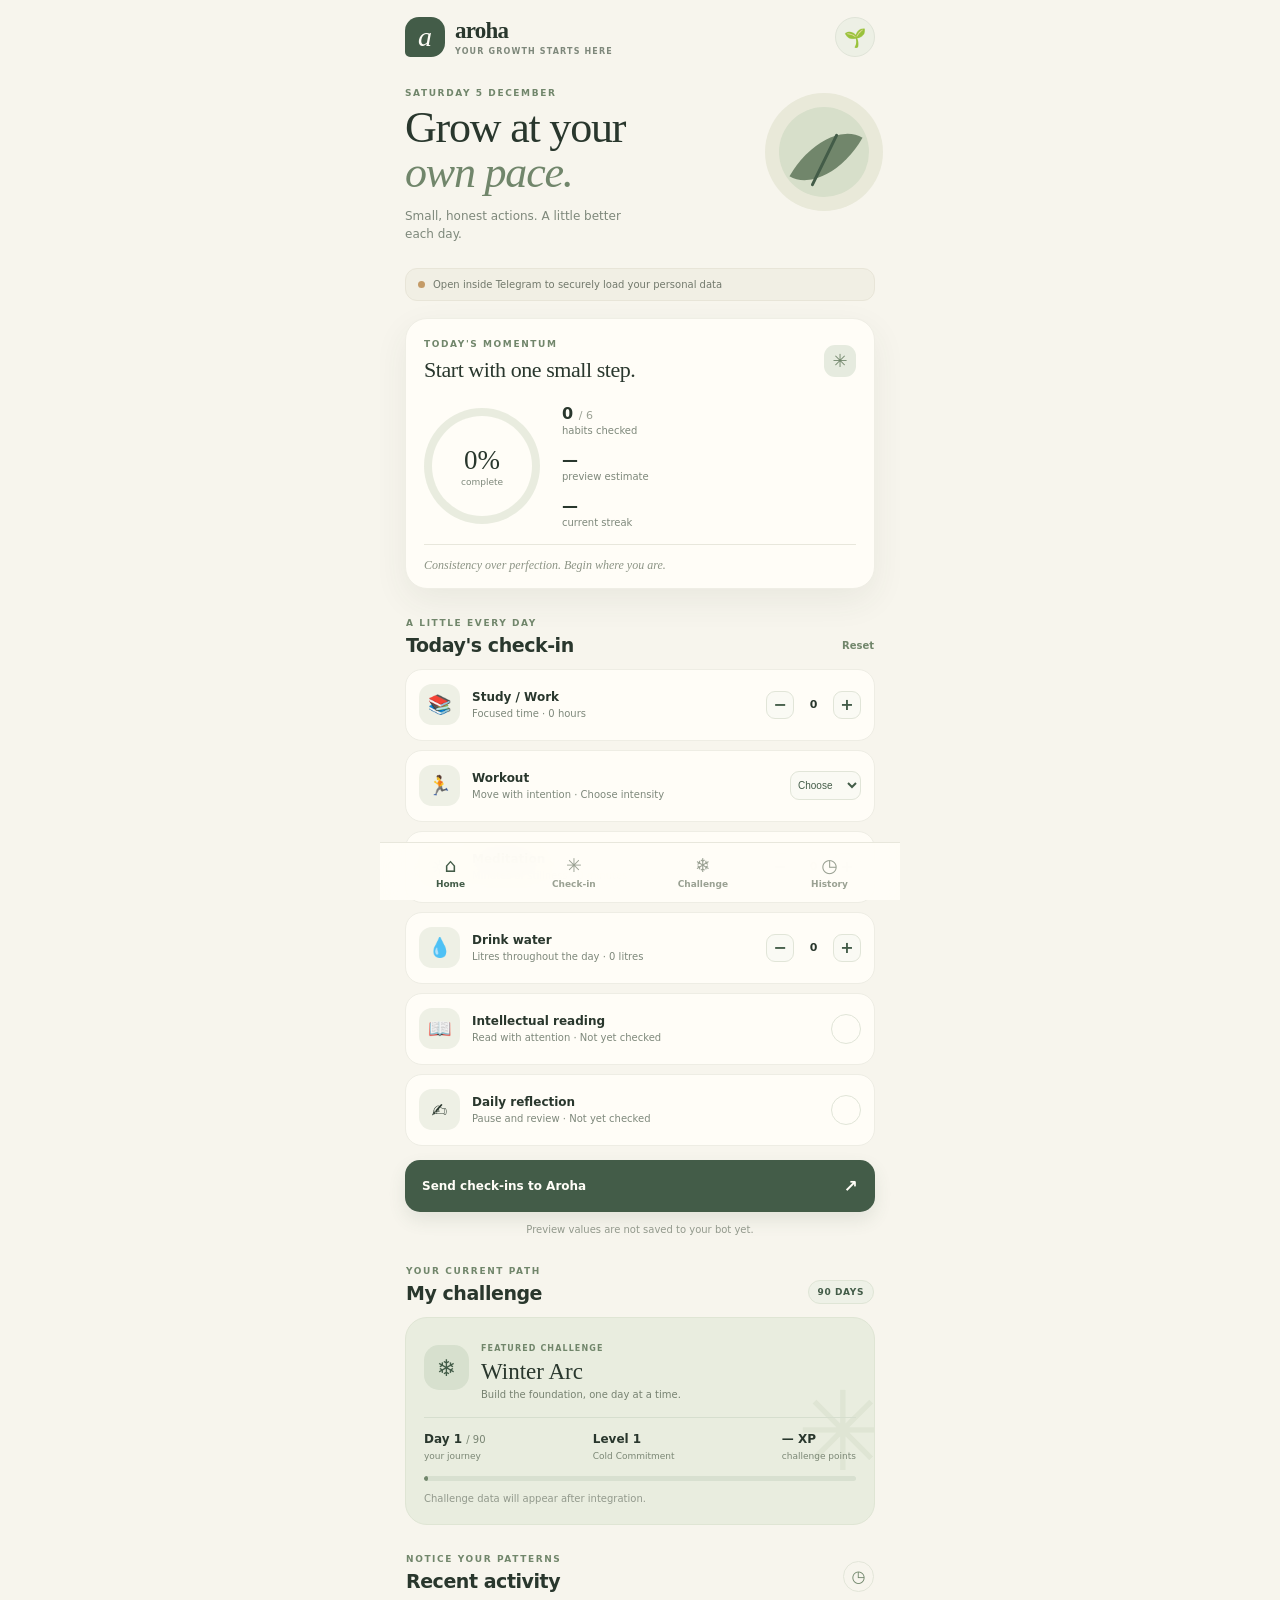
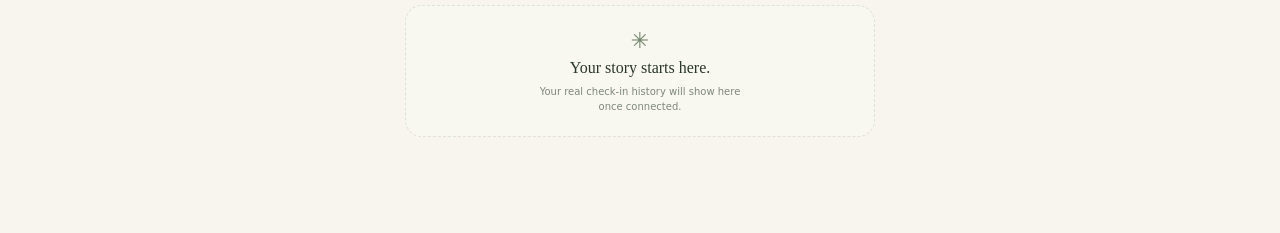
<file: index.html>
<!doctype html>
<html lang="en"><head><meta charset="utf-8"><meta name="viewport" content="width=device-width,initial-scale=1,viewport-fit=cover"><meta name="theme-color" content="#f7f5ed"><title>Aroha — Your growth starts here</title><link rel="manifest" href="manifest.webmanifest"><link rel="stylesheet" href="styles.css"><script src="https://telegram.org/js/telegram-web-app.js"></script></head>
<body><div class="shell">
<header class="topbar"><a class="brand" href="#top"><span class="mark">a</span><span><b>aroha</b><small>YOUR GROWTH STARTS HERE</small></span></a><button class="avatar" id="profile">🌱</button></header>
<main id="top"><section class="welcome"><div><p class="eyebrow" id="dateLabel">YOUR DAILY PRACTICE</p><h1>Grow at your<br><em>own pace.</em></h1><p class="sub">Small, honest actions. A little better each day.</p></div><div class="sun" aria-hidden="true"><i></i></div></section>
<div class="connection" id="connection"><span class="dot"></span><span id="connectionText">Preview mode · Real bot data not connected</span></div>
<section class="progress card"><div class="heading"><div><p class="eyebrow">TODAY'S MOMENTUM</p><h2 id="momentum">Start with one small step.</h2></div><span class="spark">✳</span></div><div class="progress-row"><div class="ring" id="ring"><div><strong id="percent">0%</strong><small>complete</small></div></div><div class="stats"><div><b id="doneCount">0 <small>/ 6</small></b><span>habits checked</span></div><div><b id="xp">0 XP</b><span>preview estimate</span></div><div><b id="streak">—</b><span>current streak</span></div></div></div><p class="gentle">Consistency over perfection. Begin where you are.</p></section>
<section class="section" id="checkin"><div class="section-head"><div><p class="eyebrow">A LITTLE EVERY DAY</p><h2>Today's check-in</h2></div><button class="quiet" id="reset">Reset</button></div><div class="tasks" id="tasks"></div><button class="primary" id="save">Send check-ins to Aroha <span>↗</span></button><p class="fine" id="saveStatus">Preview values are not saved to your bot yet.</p></section>
<section class="section" id="challenge"><div class="section-head"><div><p class="eyebrow">YOUR CURRENT PATH</p><h2>My challenge</h2></div><span class="pill">90 DAYS</span></div><article class="challenge card"><div class="challenge-title"><span class="ice">❄</span><div><small>FEATURED CHALLENGE</small><h3 id="challengeName">Winter Arc</h3><p>Build the foundation, one day at a time.</p></div></div><div class="rule"></div><div class="metrics"><div><b id="day">Day 1 <small>/ 90</small></b><span>your journey</span></div><div><b id="level">Level 1</b><span>Cold Commitment</span></div><div><b id="points">— XP</b><span>challenge points</span></div></div><div class="bar"><span id="bar"></span></div><p class="fine left" id="challengeDates">Challenge data will appear after integration.</p></article></section>
<section class="section" id="history"><div class="section-head"><div><p class="eyebrow">NOTICE YOUR PATTERNS</p><h2>Recent activity</h2></div><span class="history-mark">◷</span></div><div id="historyList" class="history-list"><div class="empty"><span>✳</span><b>Your story starts here.</b><p>Your real check-in history will show here once connected.</p></div></div></section>
</main><nav class="nav"><button class="active" data-go="top"><span>⌂</span><small>Home</small></button><button data-go="checkin"><span>✳</span><small>Check-in</small></button><button data-go="challenge"><span>❄</span><small>Challenge</small></button><button data-go="history"><span>◷</span><small>History</small></button></nav></div><div class="toast" id="toast"></div><script src="api-config.js"></script><script src="app.js"></script></body></html>
</file>
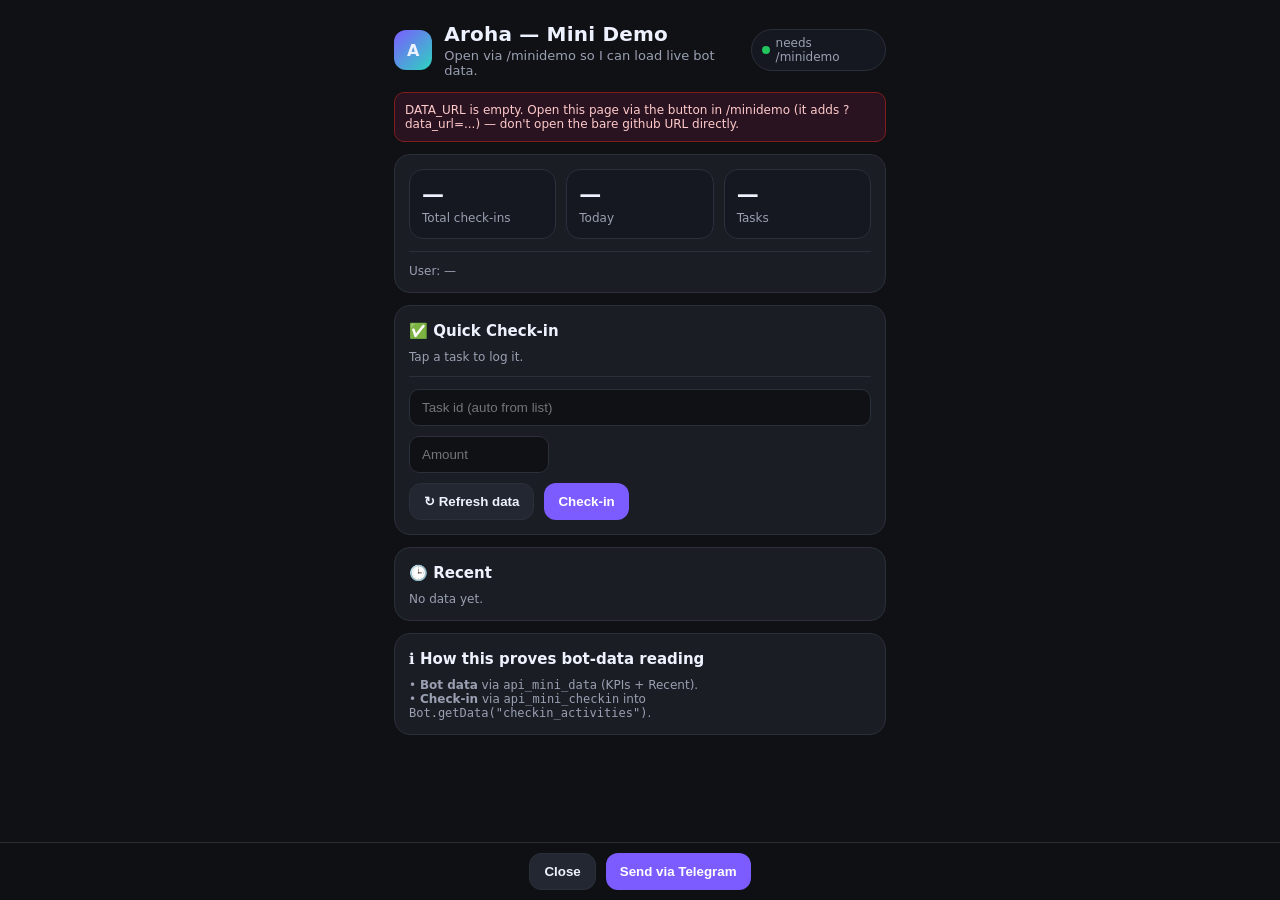
<file: mini-demo (1).html>
<!DOCTYPE html>
<html lang="en">
<head>
<meta charset="utf-8"/>
<meta name="viewport" content="width=device-width, initial-scale=1, viewport-fit=cover"/>
<meta name="color-scheme" content="light dark"/>
<title>Aroha — Mini Demo</title>
<script src="https://telegram.org/js/telegram-web-app.js"></script>
<style>
:root{--bg:#0f1115;--card:#1a1d24;--muted:#9aa0b2;--text:#eef2ff;--accent:#7c5cff;--accent2:#2dd4bf;--ok:#22c55e;--danger:#ef4444;--border:#2a2f3a;--radius:16px}
*{box-sizing:border-box}html,body{margin:0;padding:0;background:var(--bg);color:var(--text);font-family:Inter,system-ui,-apple-system,Segoe UI,Roboto,Helvetica,Arial,sans-serif}
.wrap{max-width:520px;margin:0 auto;padding:16px 14px 90px}
.top{display:flex;align-items:center;gap:12px;margin:6px 0 14px}
.logo{width:40px;height:40px;border-radius:12px;background:linear-gradient(135deg,var(--accent),var(--accent2));display:grid;place-items:center;font-weight:800}
.h1{font-size:20px;font-weight:800;letter-spacing:.2px}.sub{color:var(--muted);font-size:13px;margin-top:2px}
.card{background:var(--card);border:1px solid var(--border);border-radius:var(--radius);padding:14px;margin:12px 0}
.row{display:flex;gap:10px;flex-wrap:wrap}.kpi{flex:1;min-width:110px;background:#151821;border:1px solid var(--border);border-radius:14px;padding:12px}
.kpi b{font-size:22px;display:block}.kpi span{color:var(--muted);font-size:12px}
.badge{display:inline-flex;align-items:center;gap:6px;background:#151821;border:1px solid var(--border);color:var(--muted);padding:6px 10px;border-radius:999px;font-size:12px}
.badge.dot::before{content:"";width:8px;height:8px;border-radius:999px;background:var(--ok);display:inline-block}
h3{margin:2px 0 10px;font-size:15px}
.task{display:flex;align-items:center;justify-content:space-between;gap:10px;padding:10px 12px;border:1px solid var(--border);background:#151821;border-radius:12px;margin:8px 0}
.task b{font-size:14px}
.task small{color:var(--muted)}
.btn{appearance:none;border:0;border-radius:12px;padding:10px 14px;font-weight:700;cursor:pointer}
.btn-primary{background:var(--accent);color:white}
.btn-ghost{background:#232731;color:var(--text);border:1px solid var(--border)}
.btn:disabled{opacity:.5;cursor:not-allowed}
.input{width:100%;padding:10px 12px;border-radius:10px;border:1px solid var(--border);background:#0f1115;color:var(--text)}
.muted{color:var(--muted);font-size:12px}
.hr{height:1px;background:var(--border);margin:12px 0}
.list{max-height:240px;overflow:auto}
.recent{font-size:13px;display:flex;justify-content:space-between;gap:10px;padding:8px 10px;border:1px dashed var(--border);border-radius:10px;margin:6px 0;background:#10131a}
.footer{position:fixed;left:0;right:0;bottom:0;background:rgba(15,17,21,.9);backdrop-filter:blur(8px);border-top:1px solid var(--border);padding:10px 12px;display:flex;gap:10px;justify-content:center}
.toast{position:fixed;top:14px;left:50%;transform:translateX(-50%);background:#111827;color:white;padding:10px 14px;border-radius:999px;border:1px solid var(--border);display:none;z-index:99;max-width:92%;text-align:center}
.errbox{background:#2a1320;border:1px solid #7f1d1d;color:#fecaca;padding:10px;border-radius:10px;display:none;margin:8px 0;white-space:pre-wrap;word-break:break-word;font-size:12px}
</style>
</head>
<body>
<div class="toast" id="toast"></div>
<div class="wrap">
  <div class="top">
    <div class="logo">A</div>
    <div>
      <div class="h1">Aroha — Mini Demo</div>
      <div class="sub" id="hello">Loading your data…</div>
    </div>
    <span class="badge dot" id="status">live</span>
  </div>
  <div id="errbox" class="errbox"></div>
  <div class="card" id="statsCard">
    <div class="row">
      <div class="kpi"><b id="k_total">—</b><span>Total check-ins</span></div>
      <div class="kpi"><b id="k_today">—</b><span>Today</span></div>
      <div class="kpi"><b id="k_tasks">—</b><span>Tasks</span></div>
    </div>
    <div class="hr"></div>
    <div class="muted" id="userLine">User: —</div>
  </div>
  <div class="card">
    <h3>✅ Quick Check-in</h3>
    <div class="muted">Tap a task to log it.</div>
    <div id="tasks"></div>
    <div class="hr"></div>
    <div class="row">
      <input id="customTask" class="input" placeholder="Task id (auto from list)"/>
      <input id="customAmt" class="input" style="max-width:140px" type="number" step="1" placeholder="Amount"/>
    </div>
    <div class="row" style="margin-top:10px">
      <button class="btn btn-ghost" onclick="reloadData()">↻ Refresh data</button>
      <button class="btn btn-primary" onclick="doCheckinCustom()">Check-in</button>
    </div>
  </div>
  <div class="card">
    <h3>🕒 Recent</h3>
    <div id="recent" class="list"><div class="muted">No data yet.</div></div>
  </div>
  <div class="card">
    <h3>ℹ️ How this proves bot-data reading</h3>
    <div class="muted">• <b>Bot data</b> via <code>api_mini_data</code> (KPIs + Recent).<br/>• <b>Check-in</b> via <code>api_mini_checkin</code> into <code>Bot.getData("checkin_activities")</code>.</div>
  </div>
</div>
<div class="footer">
  <button class="btn btn-ghost" onclick="closeApp()">Close</button>
  <button class="btn btn-primary" onclick="sendViaTelegram()">Send via Telegram</button>
</div>
<script>
const tg = window.Telegram && window.Telegram.WebApp ? window.Telegram.WebApp : null;
if(tg){ try{ tg.ready(); tg.expand(); }catch(e){} }
function qs(name){
  const u = new URL(window.location.href);
  return u.searchParams.get(name) || "";
}
let DATA_URL = qs("data_url");
let CHECKIN_URL = qs("checkin_url");
let UID = qs("uid") || (tg && tg.initDataUnsafe && tg.initDataUnsafe.user && String(tg.initDataUnsafe.user.id)) || "";
let UNAME = qs("name") || (tg && tg.initDataUnsafe && tg.initDataUnsafe.user && tg.initDataUnsafe.user.first_name) || "";
function toast(msg){
  const el=document.getElementById("toast");
  el.textContent=msg; el.style.display="block";
  setTimeout(()=> el.style.display="none", 2600);
}
function showErr(msg){
  const el=document.getElementById("errbox");
  el.textContent=msg; el.style.display="block";
}
function clearErr(){ const el=document.getElementById("errbox"); el.style.display="none"; el.textContent=""; }
function setStatus(t){ const s=document.getElementById("status"); if(s) s.textContent=t; }
function escapeHtml(s){ return String(s).replace(/[&<>"]/g, function(c){ return {"&":"&amp;","<":"&lt;",">":"&gt;","\"":"&quot;"}[c]; }); }
function unwrap(j){
  // Telebot wraps webhook result as {ok:true, result:{...}} . Unwrap it.
  if(!j || typeof j !== "object") return j;
  if(j.result && typeof j.result === "object"){
    // if result itself has ok/stats, it's the real payload
    if(j.result.ok !== undefined || j.result.stats !== undefined || j.result.tasks !== undefined) return j.result;
  }
  return j;
}
async function reloadData(){
  try{
    clearErr();
    setStatus("loading…");
    document.getElementById("hello").textContent = UNAME ? "Hi, " + UNAME + " — fetching your Aroha data…" : "Fetching your Aroha data…";
    document.getElementById("userLine").textContent = "User: " + (UID || "—") + (UNAME ? " ("+UNAME+")" : "");
    if(!DATA_URL){
      document.getElementById("hello").textContent = "Open via /minidemo so I can load live bot data.";
      setStatus("needs /minidemo");
      showErr("DATA_URL is empty. Open this page via the button in /minidemo (it adds ?data_url=...) — don't open the bare github URL directly.");
      return;
    }
    if(!UID){
      showErr("No user id found. Open via Telegram button so I can read Telegram.WebApp.initDataUnsafe.user.id");
      setStatus("no uid");
      return;
    }
    const res = await fetch(DATA_URL, {method:"POST", headers:{"Content-Type":"application/json"}, body: JSON.stringify({user_id: UID})});
    const raw = await res.text();
    let j;
    try{ j = JSON.parse(raw); }catch(e){ throw new Error("Bad JSON from bot: " + raw.slice(0,400)); }
    j = unwrap(j);
    if(!j || j.ok === false){ throw new Error((j && j.error) || "Failed to load (ok=false) raw: " + raw.slice(0,300)); }
    // guard undefined stats
    const stats = j.stats || {};
    const tasks = Array.isArray(j.tasks) ? j.tasks : [];
    const recent = Array.isArray(j.recent) ? j.recent : [];
    document.getElementById("k_total").textContent = stats.total_checkins != null ? stats.total_checkins : "0";
    document.getElementById("k_today").textContent = (stats.today_count != null ? stats.today_count : "0") + " (" + (stats.today_total != null ? stats.today_total : "0") + ")";
    document.getElementById("k_tasks").textContent = stats.tasks_available != null ? stats.tasks_available : tasks.length;
    document.getElementById("hello").textContent = (j.first_name ? "Hi, " + j.first_name : (UNAME ? "Hi, "+UNAME : "Aroha")) + " — data is live ✅";
    setStatus("live");
    const tWrap = document.getElementById("tasks");
    tWrap.innerHTML = "";
    if(!tasks.length){
      tWrap.innerHTML = '<div class="muted">No tasks yet — add some via your bot.</div>';
    } else {
      tasks.forEach(function(t){
        const div = document.createElement("div");
        div.className = "task";
        const unit = t.unit ? " <small>"+escapeHtml(t.unit)+"</small>" : "";
        div.innerHTML = '<div><b>'+escapeHtml(t.name||"Task")+'</b><br/><small>'+escapeHtml(t.id||"")+ unit + '</small></div>';
        const btn = document.createElement("button");
        btn.className = "btn btn-primary";
        btn.textContent = "Check-in";
        btn.onclick = function(){ doCheckin(t.id, 1); };
        if((t.input_type||"quantity")==="quantity"){
          const inp = document.createElement("input"); inp.className="input"; inp.style.maxWidth="90px"; inp.type="number"; inp.step="1"; inp.value="1"; inp.id="amt_"+t.id;
          const row = document.createElement("div"); row.className="row"; row.style.alignItems="center";
          row.appendChild(inp); row.appendChild(btn);
          div.appendChild(row);
        } else {
          div.appendChild(btn);
        }
        tWrap.appendChild(div);
        const ct=document.getElementById("customTask"); if(ct && !ct.value) ct.value=t.id;
      });
    }
    const rWrap = document.getElementById("recent");
    rWrap.innerHTML="";
    if(!recent.length){
      rWrap.innerHTML='<div class="muted">No check-ins yet. Do your first one above!</div>';
    } else {
      recent.forEach(function(r){
        const d=new Date((r.timestamp||0)*1000);
        const when = isNaN(d.getTime()) ? "" : d.toLocaleString();
        const div=document.createElement("div"); div.className="recent";
        div.innerHTML = "<span><b>"+escapeHtml(r.task||r.task_id||"")+"</b> <small>"+escapeHtml(r.unit||"")+" x"+escapeHtml(String(r.amount||""))+(r.value? " • "+escapeHtml(r.value):"")+"</small></span><small class='muted'>"+when+"</small>";
        rWrap.appendChild(div);
      });
    }
    toast("Data refreshed");
  }catch(e){
    setStatus("error");
    const msg = "Load failed: " + (e && e.message ? e.message : String(e));
    showErr(msg);
    toast(msg.slice(0,80));
    console.error(e);
  }
}
async function doCheckin(taskId, delta){
  try{
    clearErr();
    if(!CHECKIN_URL){ toast("Check-in URL missing — open via /minidemo"); return; }
    let amt = 1;
    const inp = document.getElementById("amt_"+taskId);
    if(inp){ amt = parseFloat(inp.value) || 1; }
    if(amt===0) amt=1;
    setStatus("saving…");
    const body = {user_id: UID, task_id: taskId, amount: amt};
    const res = await fetch(CHECKIN_URL, {method:"POST", headers:{"Content-Type":"application/json"}, body: JSON.stringify(body)});
    const raw = await res.text();
    let j; try{ j = JSON.parse(raw); }catch(e){ throw new Error("Bad JSON: "+raw.slice(0,300)); }
    j = unwrap(j);
    if(!j || j.ok === false) throw new Error(j.error || "checkin failed raw: "+raw.slice(0,300));
    toast("✅ " + (j.message || "Checked in"));
    await reloadData();
  }catch(e){ setStatus("error"); const m="Check-in failed: " + (e.message||String(e)); showErr(m); toast(m.slice(0,80)); }
}
async function doCheckinCustom(){
  const tid = (document.getElementById("customTask").value||"").trim();
  const amt = parseFloat(document.getElementById("customAmt").value) || 1;
  if(!tid){ toast("Enter task id"); return; }
  try{
    clearErr();
    if(!CHECKIN_URL){ toast("Check-in URL missing — open via /minidemo"); return; }
    setStatus("saving…");
    const body = {user_id: UID, task_id: tid, amount: amt};
    const res = await fetch(CHECKIN_URL, {method:"POST", headers:{"Content-Type":"application/json"}, body: JSON.stringify(body)});
    const raw = await res.text();
    let j; try{ j = JSON.parse(raw); }catch(e){ throw new Error("Bad JSON: "+raw.slice(0,300)); }
    j = unwrap(j);
    if(!j || j.ok === false) throw new Error(j.error || "checkin failed raw: "+raw.slice(0,300));
    toast("✅ " + (j.message || "Checked in"));
    await reloadData();
  }catch(e){ setStatus("error"); const m="Check-in failed: " + (e.message||String(e)); showErr(m); toast(m.slice(0,80)); }
}
function sendViaTelegram(){
  const payload = JSON.stringify({action:"mini_demo", user_id: UID, ts: Date.now()});
  if(tg && tg.sendData){
    try{ tg.sendData(payload); return; }catch(e){ showErr("sendData failed: "+e.message); return; }
  }
  toast("This button works when opened from the keyboard web_app.");
  setTimeout(closeApp, 900);
}
function closeApp(){ if(tg && tg.close) try{tg.close();}catch(e){} }
reloadData();
</script>
</body>
</html>
</file>
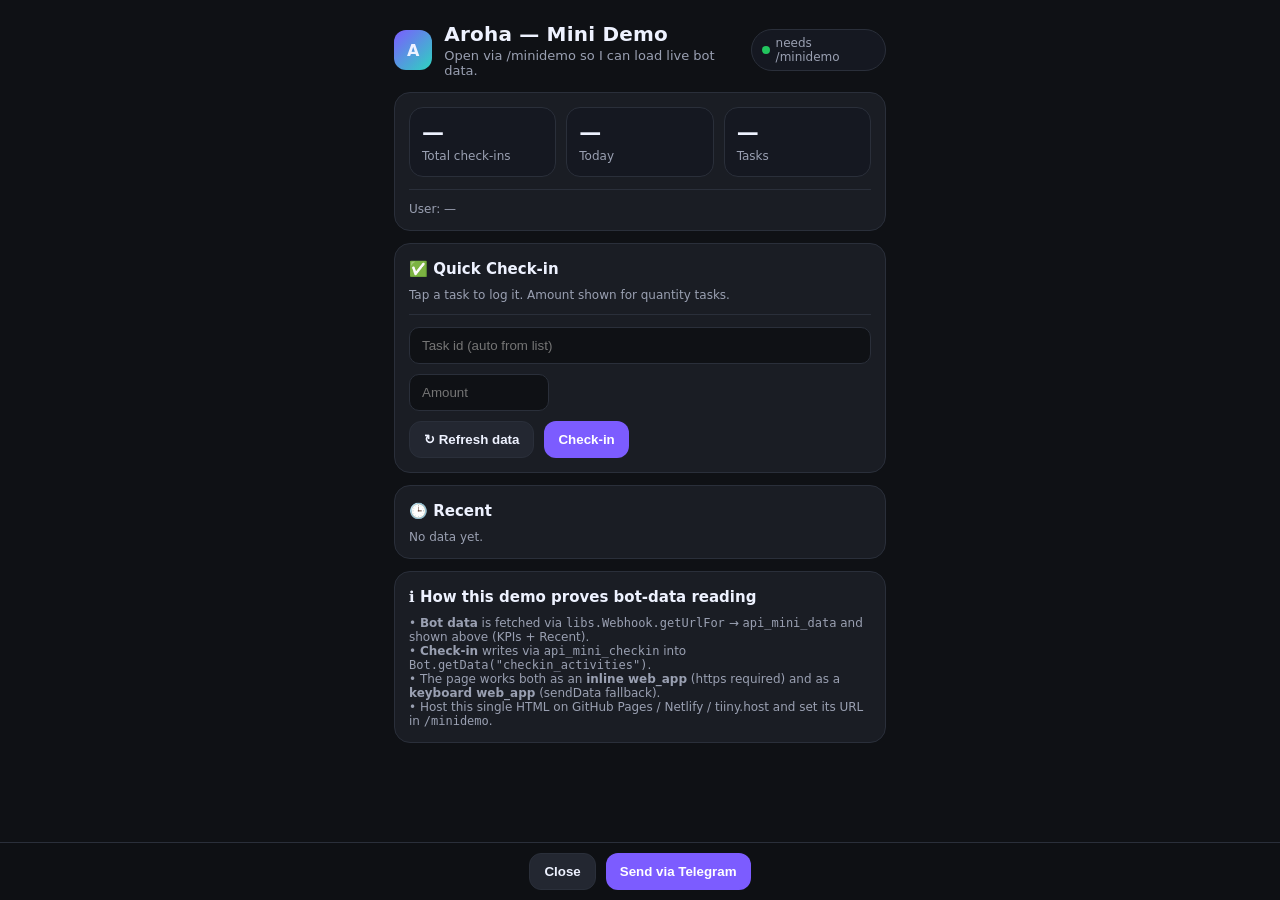
<file: mini-demo.html>
<!DOCTYPE html>
<html lang="en">
<head>
<meta charset="utf-8"/>
<meta name="viewport" content="width=device-width, initial-scale=1, viewport-fit=cover"/>
<meta name="color-scheme" content="light dark"/>
<title>Aroha — Mini Demo</title>
<script src="https://telegram.org/js/telegram-web-app.js"></script>
<style>
:root{--bg:#0f1115;--card:#1a1d24;--muted:#9aa0b2;--text:#eef2ff;--accent:#7c5cff;--accent2:#2dd4bf;--ok:#22c55e;--danger:#ef4444;--border:#2a2f3a;--radius:16px}
*{box-sizing:border-box}html,body{margin:0;padding:0;background:var(--bg);color:var(--text);font-family:Inter,system-ui,-apple-system,Segoe UI,Roboto,Helvetica,Arial,sans-serif}
.wrap{max-width:520px;margin:0 auto;padding:16px 14px 90px}
.top{display:flex;align-items:center;gap:12px;margin:6px 0 14px}
.logo{width:40px;height:40px;border-radius:12px;background:linear-gradient(135deg,var(--accent),var(--accent2));display:grid;place-items:center;font-weight:800}
.h1{font-size:20px;font-weight:800;letter-spacing:.2px}.sub{color:var(--muted);font-size:13px;margin-top:2px}
.card{background:var(--card);border:1px solid var(--border);border-radius:var(--radius);padding:14px;margin:12px 0}
.row{display:flex;gap:10px;flex-wrap:wrap}.kpi{flex:1;min-width:110px;background:#151821;border:1px solid var(--border);border-radius:14px;padding:12px}
.kpi b{font-size:22px;display:block}.kpi span{color:var(--muted);font-size:12px}
.badge{display:inline-flex;align-items:center;gap:6px;background:#151821;border:1px solid var(--border);color:var(--muted);padding:6px 10px;border-radius:999px;font-size:12px}
.badge.dot::before{content:"";width:8px;height:8px;border-radius:999px;background:var(--ok);display:inline-block}
h3{margin:2px 0 10px;font-size:15px}
.task{display:flex;align-items:center;justify-content:space-between;gap:10px;padding:10px 12px;border:1px solid var(--border);background:#151821;border-radius:12px;margin:8px 0}
.task b{font-size:14px}
.task small{color:var(--muted)}
.btn{appearance:none;border:0;border-radius:12px;padding:10px 14px;font-weight:700;cursor:pointer}
.btn-primary{background:var(--accent);color:white}
.btn-ghost{background:#232731;color:var(--text);border:1px solid var(--border)}
.btn:disabled{opacity:.5;cursor:not-allowed}
.input{width:100%;padding:10px 12px;border-radius:10px;border:1px solid var(--border);background:#0f1115;color:var(--text)}
.muted{color:var(--muted);font-size:12px}
.hr{height:1px;background:var(--border);margin:12px 0}
.list{max-height:240px;overflow:auto}
.recent{font-size:13px;display:flex;justify-content:space-between;gap:10px;padding:8px 10px;border:1px dashed var(--border);border-radius:10px;margin:6px 0;background:#10131a}
.footer{position:fixed;left:0;right:0;bottom:0;background:rgba(15,17,21,.9);backdrop-filter:blur(8px);border-top:1px solid var(--border);padding:10px 12px;display:flex;gap:10px;justify-content:center}
.toast{position:fixed;top:14px;left:50%;transform:translateX(-50%);background:#111827;color:white;padding:10px 14px;border-radius:999px;border:1px solid var(--border);display:none;z-index:99}
</style>
</head>
<body>
<div class="toast" id="toast"></div>
<div class="wrap">
  <div class="top">
    <div class="logo">A</div>
    <div>
      <div class="h1">Aroha — Mini Demo</div>
      <div class="sub" id="hello">Loading your data…</div>
    </div>
    <span class="badge dot" id="status">live</span>
  </div>

  <div class="card" id="statsCard">
    <div class="row">
      <div class="kpi"><b id="k_total">—</b><span>Total check-ins</span></div>
      <div class="kpi"><b id="k_today">—</b><span>Today</span></div>
      <div class="kpi"><b id="k_tasks">—</b><span>Tasks</span></div>
    </div>
    <div class="hr"></div>
    <div class="muted" id="userLine">User: —</div>
  </div>

  <div class="card">
    <h3>✅ Quick Check-in</h3>
    <div class="muted">Tap a task to log it. Amount shown for quantity tasks.</div>
    <div id="tasks"></div>
    <div class="hr"></div>
    <div class="row">
      <input id="customTask" class="input" placeholder="Task id (auto from list)"/>
      <input id="customAmt" class="input" style="max-width:140px" type="number" step="1" placeholder="Amount"/>
    </div>
    <div class="row" style="margin-top:10px">
      <button class="btn btn-ghost" onclick="reloadData()">↻ Refresh data</button>
      <button class="btn btn-primary" onclick="doCheckinCustom()">Check-in</button>
    </div>
  </div>

  <div class="card">
    <h3>🕒 Recent</h3>
    <div id="recent" class="list"><div class="muted">No data yet.</div></div>
  </div>

  <div class="card">
    <h3>ℹ️ How this demo proves bot-data reading</h3>
    <div class="muted">• <b>Bot data</b> is fetched via <code>libs.Webhook.getUrlFor</code> → <code>api_mini_data</code> and shown above (KPIs + Recent).<br/>• <b>Check-in</b> writes via <code>api_mini_checkin</code> into <code>Bot.getData("checkin_activities")</code>.<br/>• The page works both as an <b>inline web_app</b> (https required) and as a <b>keyboard web_app</b> (sendData fallback).<br/>• Host this single HTML on GitHub Pages / Netlify / tiiny.host and set its URL in <code>/minidemo</code>.</div>
  </div>
</div>

<div class="footer">
  <button class="btn btn-ghost" onclick="closeApp()">Close</button>
  <button class="btn btn-primary" onclick="sendViaTelegram()">Send via Telegram</button>
</div>

<script>
const tg = window.Telegram && window.Telegram.WebApp ? window.Telegram.WebApp : null;
if(tg){ try{ tg.ready(); tg.expand(); }catch(e){} }
function qs(name){
  const u = new URL(window.location.href);
  return u.searchParams.get(name) || "";
}
let DATA_URL = qs("data_url");
let CHECKIN_URL = qs("checkin_url");
let UID = qs("uid") || (tg && tg.initDataUnsafe && tg.initDataUnsafe.user && String(tg.initDataUnsafe.user.id)) || "";
let UNAME = qs("name") || (tg && tg.initDataUnsafe && tg.initDataUnsafe.user && tg.initDataUnsafe.user.first_name) || "";

// Fallback: if opened without params (keyboard sendData flow), try to use Telegram user id only and placeholder URLs will be shown as tip
function toast(msg){
  const el=document.getElementById("toast");
  el.textContent=msg; el.style.display="block";
  setTimeout(()=> el.style.display="none", 2200);
}
function setStatus(t){ const s=document.getElementById("status"); if(s) s.textContent=t; }

async function reloadData(){
  try{
    setStatus("loading…");
    document.getElementById("hello").textContent = UNAME ? "Hi, " + UNAME + " — fetching your Aroha data…" : "Fetching your Aroha data…";
    document.getElementById("userLine").textContent = "User: " + (UID || "—") + (UNAME ? " ("+UNAME+")" : "");
    if(!DATA_URL){
      document.getElementById("hello").textContent = "Open via /minidemo so I can load live bot data.";
      setStatus("needs /minidemo");
      return;
    }
    const res = await fetch(DATA_URL, {method:"POST", headers:{"Content-Type":"application/json"}, body: JSON.stringify({user_id: UID})});
    const j = await res.json();
    if(!j || !j.ok){ throw new Error((j && j.error) || "Failed to load"); }
    document.getElementById("k_total").textContent = j.stats.total_checkins;
    document.getElementById("k_today").textContent = j.stats.today_count + " (" + j.stats.today_total + ")";
    document.getElementById("k_tasks").textContent = j.stats.tasks_available;
    document.getElementById("hello").textContent = (j.first_name ? "Hi, " + j.first_name : (UNAME ? "Hi, "+UNAME : "Aroha")) + " — data is live ✅";
    setStatus("live");

    // tasks
    const tWrap = document.getElementById("tasks");
    tWrap.innerHTML = "";
    if(!j.tasks || !j.tasks.length){
      tWrap.innerHTML = '<div class="muted">No tasks yet — add some via your bot.</div>';
    } else {
      j.tasks.forEach(function(t){
        const div = document.createElement("div");
        div.className = "task";
        const unit = t.unit ? " <small>"+t.unit+"</small>" : "";
        div.innerHTML = '<div><b>'+escapeHtml(t.name)+'</b><br/><small>'+t.id+ unit + '</small></div>';
        const btn = document.createElement("button");
        btn.className = "btn btn-primary";
        btn.textContent = (t.input_type==="quantity" ? "+1 Check-in" : "Check-in");
        btn.onclick = function(){ doCheckin(t.id, 1); };
        // quick amount controls for quantity
        if(t.input_type==="quantity"){
          const minus = document.createElement("button"); minus.className="btn btn-ghost"; minus.textContent="−"; minus.onclick=function(){ doCheckin(t.id, -1); };
          const plus = document.createElement("button"); plus.className="btn btn-primary"; plus.textContent="+"; plus.onclick=function(){ doCheckin(t.id, 1); };
          const qty = document.createElement("div"); qty.className="row"; qty.style.alignItems="center";
          const inp = document.createElement("input"); inp.className="input"; inp.style.maxWidth="90px"; inp.type="number"; inp.step="1"; inp.value="1"; inp.id="amt_"+t.id;
          qty.appendChild(minus); qty.appendChild(inp); qty.appendChild(plus); qty.appendChild(btn);
          div.appendChild(qty);
        } else {
          div.appendChild(btn);
        }
        tWrap.appendChild(div);
        // auto fill custom
        const ct=document.getElementById("customTask"); if(ct && !ct.value) ct.value=t.id;
      });
    }

    // recent
    const rWrap = document.getElementById("recent");
    rWrap.innerHTML="";
    if(!j.recent || !j.recent.length){
      rWrap.innerHTML='<div class="muted">No check-ins yet. Do your first one above!</div>';
    } else {
      j.recent.forEach(function(r){
        const d=new Date((r.timestamp||0)*1000);
        const when = isNaN(d.getTime()) ? "" : d.toLocaleString();
        const div=document.createElement("div"); div.className="recent";
        div.innerHTML = "<span><b>"+escapeHtml(r.task||r.task_id)+"</b> <small>"+escapeHtml(r.unit||"")+" x"+escapeHtml(String(r.amount||""))+(r.value? " • "+escapeHtml(r.value):"")+"</small></span><small class='muted'>"+when+"</small>";
        rWrap.appendChild(div);
      });
    }
    toast("Data refreshed");
  }catch(e){
    setStatus("error");
    toast("Load failed: " + (e && e.message ? e.message : e));
  }
}
function escapeHtml(s){ return String(s).replace(/[&<>"]/g, function(c){ return {"&":"&amp;","<":"&lt;",">":"&gt;","\"":"&quot;"}[c]; }); }

async function doCheckin(taskId, delta){
  try{
    if(!CHECKIN_URL){ toast("Check-in URL missing — open via /minidemo"); return; }
    let amt = 1;
    const inp = document.getElementById("amt_"+taskId);
    if(inp){ amt = parseFloat(inp.value) || 1; if(delta && delta<0){ amt = -1; } }
    if(amt===0) amt=1;
    // allow negative delta to mean minus if already present? we just send positive 1 for demo; for quantity minus we still log +1? Use 1
    if(delta===-1) amt = 1; // keep simple — bot will add delta; you can edit to send custom
    setStatus("saving…");
    const body = {user_id: UID, task_id: taskId, amount: amt};
    const res = await fetch(CHECKIN_URL, {method:"POST", headers:{"Content-Type":"application/json"}, body: JSON.stringify(body)});
    const j = await res.json();
    if(!j || !j.ok) throw new Error(j.error || "checkin failed");
    toast("✅ " + (j.message || "Checked in"));
    await reloadData();
  }catch(e){ setStatus("error"); toast("Check-in failed: " + (e.message||e)); }
}
async function doCheckinCustom(){
  const tid = (document.getElementById("customTask").value||"").trim();
  const amt = parseFloat(document.getElementById("customAmt").value) || 1;
  if(!tid){ toast("Enter task id"); return; }
  try{
    if(!CHECKIN_URL){ toast("Check-in URL missing — open via /minidemo"); return; }
    setStatus("saving…");
    const body = {user_id: UID, task_id: tid, amount: amt};
    const res = await fetch(CHECKIN_URL, {method:"POST", headers:{"Content-Type":"application/json"}, body: JSON.stringify(body)});
    const j = await res.json();
    if(!j || !j.ok) throw new Error(j.error || "checkin failed");
    toast("✅ " + (j.message || "Checked in"));
    await reloadData();
  }catch(e){ setStatus("error"); toast("Check-in failed: " + (e.message||e)); }
}
function sendViaTelegram(){
  const payload = JSON.stringify({action:"mini_demo", user_id: UID, ts: Date.now()});
  if(tg && tg.sendData){
    try{ tg.sendData(payload); return; }catch(e){ /* fallback below */}
  }
  // If opened via inline (sendData not allowed), just close or toast
  toast("This button works when opened from the keyboard web_app.");
  setTimeout(closeApp, 900);
}
function closeApp(){ if(tg && tg.close) try{tg.close();}catch(e){} }

reloadData();
</script>
</body>
</html>
</file>
<file: styles.css>
:root{--cream:#f7f5ed;--paper:#fffdf7;--sage:#71866b;--deep:#435c48;--pale:#e6ebdf;--ink:#29372d;--muted:#7e887b;--line:#e8e7dc;--clay:#c88b6b;--shadow:0 12px 34px #37463412}*{box-sizing:border-box}html{scroll-behavior:smooth;background:var(--cream);scroll-padding-top:16px}body{margin:0;background:var(--cream);color:var(--ink);font-family:ui-rounded,"Avenir Next",system-ui,-apple-system,sans-serif;-webkit-font-smoothing:antialiased}.shell{max-width:520px;min-height:100vh;margin:auto;padding:0 20px calc(96px + env(safe-area-inset-bottom));overflow:hidden}button{font:inherit;cursor:pointer}.topbar{display:flex;align-items:center;justify-content:space-between;padding:calc(17px + env(safe-area-inset-top)) 0 22px}.brand{display:flex;align-items:center;gap:10px;color:inherit;text-decoration:none}.mark{display:grid;place-items:center;width:40px;height:40px;border-radius:14px 14px 14px 5px;background:var(--deep);color:var(--paper);font:italic 28px Georgia,serif}.brand b{display:block;font:600 23px/1 Georgia,serif;letter-spacing:-.8px}.brand small{display:block;margin-top:5px;font-size:8px;letter-spacing:1.15px;color:var(--muted);font-weight:800}.avatar{width:40px;height:40px;border:1px solid #e0e4d8;border-radius:50%;background:#edf0e5;font-size:18px}.welcome{position:relative;display:flex;align-items:center;min-height:148px;padding:9px 0 24px}.eyebrow{margin:0 0 8px;color:var(--sage);font-size:9px;font-weight:800;letter-spacing:1.6px}h1{margin:0;font:500 clamp(35px,9vw,44px)/1.02 Georgia,serif;letter-spacing:-1.2px}h1 em{color:var(--sage);font-weight:400}.sub{max-width:245px;margin:11px 0 0;color:var(--muted);font-size:12px;line-height:1.55}.sun{position:absolute;right:-8px;top:14px;width:118px;height:118px;border-radius:50%;background:#e9e9d9}.sun:before{content:"";position:absolute;inset:14px;border-radius:50%;background:#d7dfca}.sun i{position:absolute;left:39px;top:29px;width:44px;height:70px;border-radius:100% 0 100% 0;background:var(--sage);transform:rotate(30deg)}.sun:after{content:"";position:absolute;left:58px;top:38px;width:3px;height:58px;background:var(--deep);transform:rotate(26deg);border-radius:4px}.connection{display:flex;align-items:center;gap:8px;margin-bottom:17px;padding:10px 12px;border:1px solid #e8e5d8;border-radius:12px;background:#f1efe4;color:#72796c;font-size:10px}.dot{width:7px;height:7px;flex:0 0 7px;border-radius:50%;background:#c49b67}.connection.connected{background:#edf2e7;border-color:#dce5d5;color:var(--deep)}.connection.connected .dot{background:#5e8a60}.card{border:1px solid #efeee5;border-radius:22px;background:var(--paper);box-shadow:var(--shadow)}.progress{padding:20px 18px 15px}.heading,.section-head{display:flex;align-items:center;justify-content:space-between}.heading h2{font:500 22px Georgia,serif}.spark{display:grid;place-items:center;width:32px;height:32px;border-radius:11px;background:var(--pale);color:var(--sage);font-size:18px}h2{margin:0;font-size:19px;letter-spacing:-.45px;font-weight:700}.progress-row{display:flex;align-items:center;gap:22px;padding:21px 0 16px}.ring{--pct:0;width:116px;height:116px;flex:0 0 116px;display:grid;place-items:center;border-radius:50%;background:conic-gradient(var(--sage) calc(var(--pct)*1%),#e9ecdf 0);position:relative}.ring:before{content:"";position:absolute;inset:8px;border-radius:50%;background:var(--paper)}.ring>div{z-index:1;text-align:center}.ring strong{display:block;font:500 27px Georgia,serif}.ring small{display:block;margin-top:1px;color:var(--muted);font-size:9px}.stats{display:grid;gap:14px}.stats div{display:grid;gap:2px}.stats b{font-size:16px}.stats b small{font-size:11px;color:#9ba194;font-weight:500}.stats span{color:var(--muted);font-size:10px}.gentle{margin:0;border-top:1px solid var(--line);padding-top:13px;color:#8c9485;font:italic 12px Georgia,serif}.section{margin-top:29px}.section-head{margin:0 1px 13px;align-items:end}.section-head .eyebrow{margin-bottom:6px}.quiet{border:0;background:transparent;color:var(--sage);font-size:10px;font-weight:700;padding:5px 0}.tasks{display:grid;gap:9px}.task{display:flex;align-items:center;gap:12px;min-height:72px;padding:13px;border:1px solid #eeede4;border-radius:17px;background:var(--paper);transition:background .2s,border-color .2s}.task.done{background:#f0f3e9;border-color:#dce5d5}.task-icon{display:grid;place-items:center;width:41px;height:41px;flex:0 0 41px;border-radius:13px;background:#eef0e5;font-size:19px}.task-copy{flex:1;min-width:0}.task-copy b{display:block;font-size:12px}.task-copy span{display:block;margin-top:4px;color:var(--muted);font-size:10px}.controls{display:flex;align-items:center;gap:7px}.stepper{display:flex;align-items:center;gap:6px}.stepper button,.check{width:28px;height:28px;border:1px solid #e1e5d8;border-radius:9px;background:#fafaf4;color:var(--deep);font-weight:700}.stepper output{min-width:27px;text-align:center;font-size:11px;font-weight:700}.check{width:30px;height:30px;border-radius:50%;color:transparent;background:transparent}.task.done .check{color:white;background:var(--sage);border-color:var(--sage)}.intensity{max-width:98px;border:1px solid #e1e5d8;border-radius:9px;background:#fafaf4;color:var(--deep);padding:7px 3px;font-size:10px}.primary{display:flex;align-items:center;justify-content:space-between;width:100%;margin-top:14px;padding:16px 17px;border:0;border-radius:15px;background:var(--deep);color:var(--paper);font-size:12px;font-weight:700;box-shadow:0 8px 18px #435c481c}.primary:disabled{opacity:.65}.primary span{font-size:17px}.fine{margin:10px 12px 0;color:#92998c;font-size:10px;line-height:1.5;text-align:center}.fine.left{text-align:left;margin:10px 0 0}.pill{padding:6px 9px;border:1px solid #dfe5d6;border-radius:99px;background:#eef1e7;color:var(--deep);font-size:9px;font-weight:800;letter-spacing:.6px}.challenge{position:relative;overflow:hidden;padding:18px;background:#e9eddf;border-color:#dfe5d4;box-shadow:none}.challenge:after{content:"✳";position:absolute;right:-15px;top:50px;color:#dbe2d0;font-size:110px;opacity:.7;pointer-events:none}.challenge-title{display:flex;align-items:center;gap:12px;position:relative;z-index:1}.ice{display:grid;place-items:center;width:45px;height:45px;border-radius:15px;background:#d7e0ce;color:var(--deep);font-size:23px}.challenge-title small{color:var(--sage);font-size:8px;font-weight:800;letter-spacing:1.1px}.challenge-title h3{margin:4px 0;font:500 23px Georgia,serif}.challenge-title p{margin:0;color:#778271;font-size:10px}.rule{margin:17px 0 14px;border-top:1px solid #d6dece;position:relative;z-index:1}.metrics{display:flex;justify-content:space-between;gap:5px;position:relative;z-index:1}.metrics div{display:grid;gap:5px}.metrics b{font-size:12px}.metrics b small{color:#788472;font-size:10px;font-weight:500}.metrics span{color:#7b8775;font-size:9px}.bar{height:5px;margin-top:15px;border-radius:9px;background:#d8e0d0;overflow:hidden;position:relative;z-index:1}.bar span{display:block;height:100%;width:1%;border-radius:inherit;background:var(--sage);transition:width .25s}.history-mark{display:grid;place-items:center;width:31px;height:31px;border:1px solid #e3e6d9;border-radius:50%;color:var(--sage)}.history-list{display:grid;gap:8px}.empty{padding:22px 15px;border:1px dashed #dfe2d6;border-radius:17px;background:#f8f7f0;text-align:center}.empty span{display:block;color:var(--sage);font-size:22px}.empty b{display:block;margin-top:6px;font:500 16px Georgia,serif}.empty p{max-width:220px;margin:7px auto 0;color:var(--muted);font-size:10px;line-height:1.5}.history-item{display:flex;align-items:center;gap:11px;padding:12px;border:1px solid #eeede4;border-radius:14px;background:var(--paper)}.history-symbol{display:grid;place-items:center;width:34px;height:34px;border-radius:11px;background:#eef0e5}.history-main{flex:1}.history-main b{display:block;font-size:11px}.history-main small{display:block;margin-top:3px;color:var(--muted);font-size:9px}.history-xp{color:var(--deep);font-size:11px;font-weight:800}.nav{position:fixed;z-index:5;left:50%;bottom:0;transform:translateX(-50%);display:flex;justify-content:space-around;width:min(520px,100%);padding:11px 10px calc(10px + env(safe-area-inset-bottom));border-top:1px solid #e8e7dc;background:#fffdf7f2;backdrop-filter:blur(18px)}.nav button{display:grid;justify-items:center;gap:3px;min-width:55px;padding:1px 8px;border:0;background:transparent;color:#9aa193}.nav span{font-size:19px;line-height:1.1}.nav small{font-size:9px;font-weight:600}.nav button.active{color:var(--deep)}.toast{position:fixed;z-index:10;left:50%;bottom:calc(78px + env(safe-area-inset-bottom));transform:translate(-50%,12px);opacity:0;pointer-events:none;max-width:calc(100vw - 40px);padding:11px 16px;border-radius:12px;background:#2f4435;color:#fffdf6;text-align:center;font-size:11px;box-shadow:var(--shadow);transition:all .2s}.toast.show{opacity:1;transform:translate(-50%,0)}@media(min-width:480px){.shell{padding-left:25px;padding-right:25px}}

/* Live dashboard status */
.connection.connected .dot{background:#3d8b62;box-shadow:0 0 0 4px rgba(61,139,98,.12)}
.history-item{display:flex;align-items:center;gap:12px;padding:14px 0;border-bottom:1px solid rgba(60,70,50,.10)}
.history-item:last-child{border-bottom:0}.history-item>div{display:flex;flex-direction:column;gap:4px}.history-item b{font-size:14px}.history-item small{font-size:12px;color:var(--muted,#777)}
</file>
